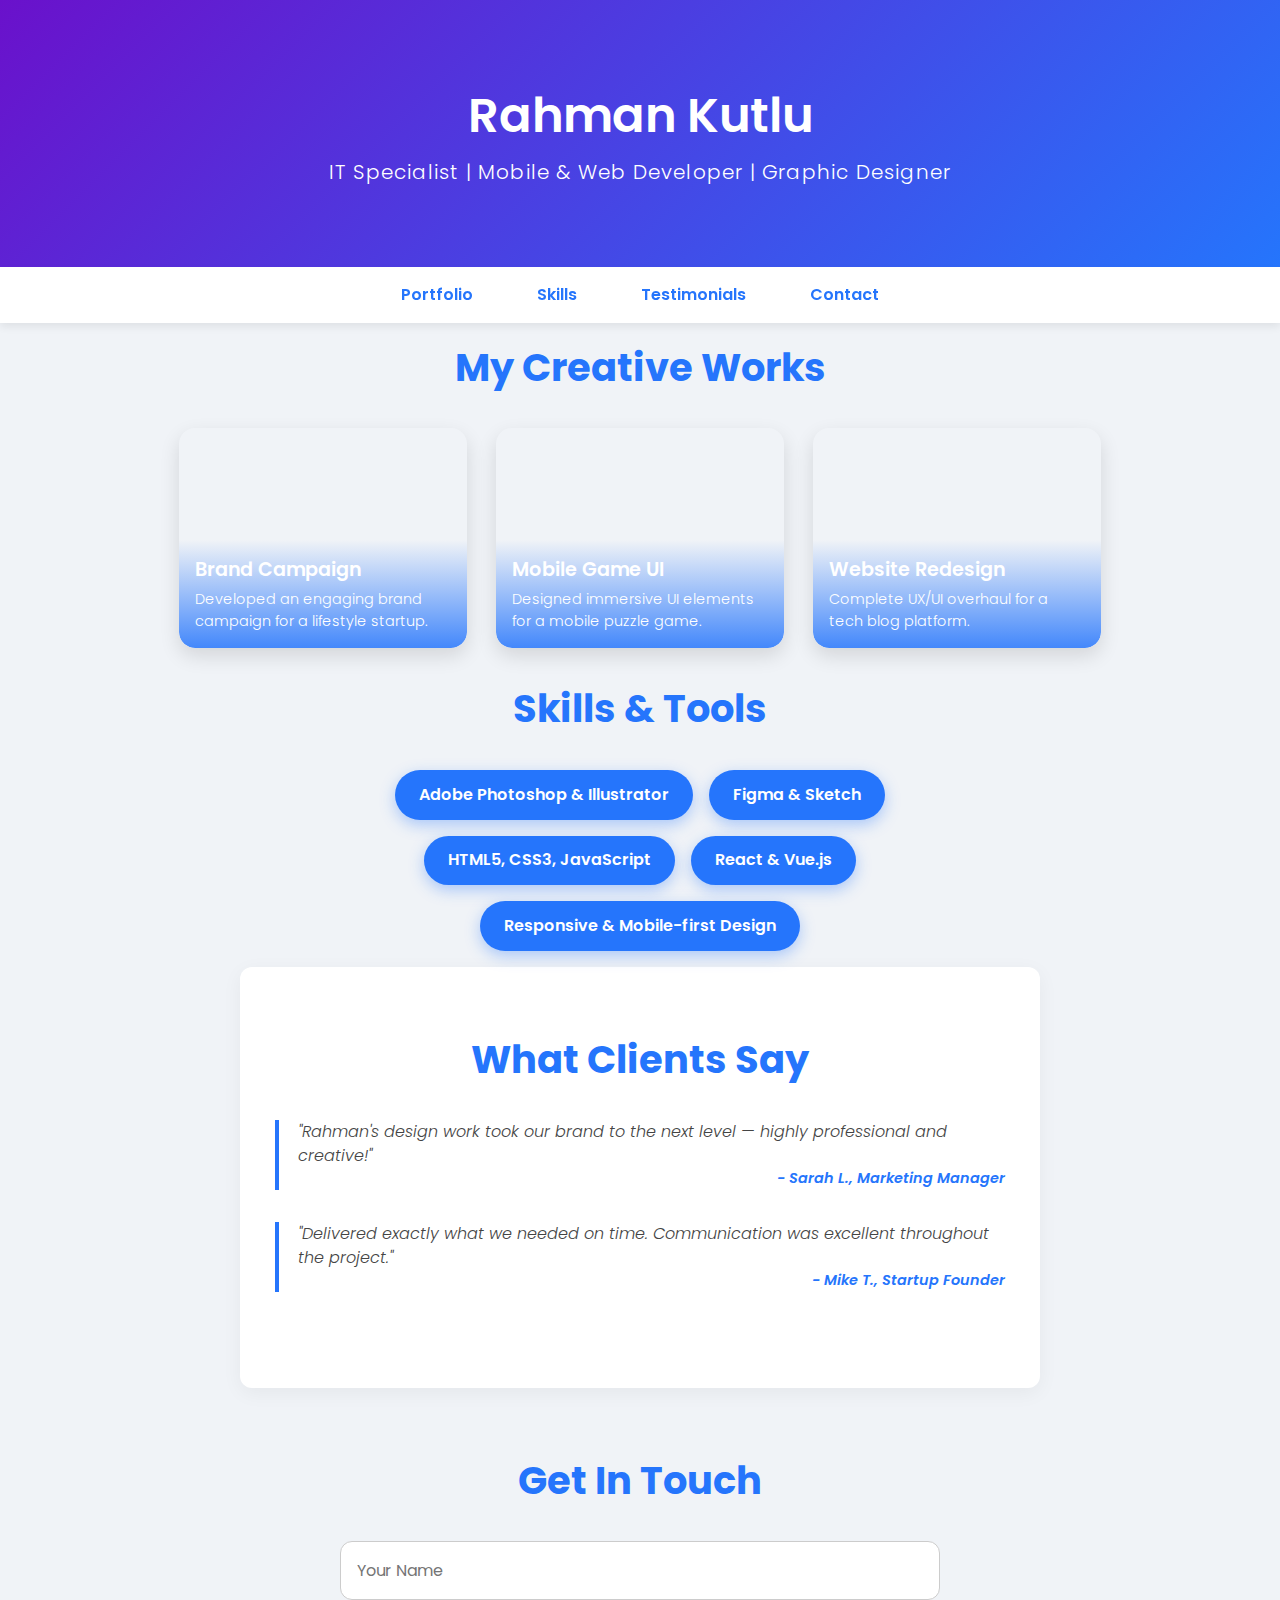
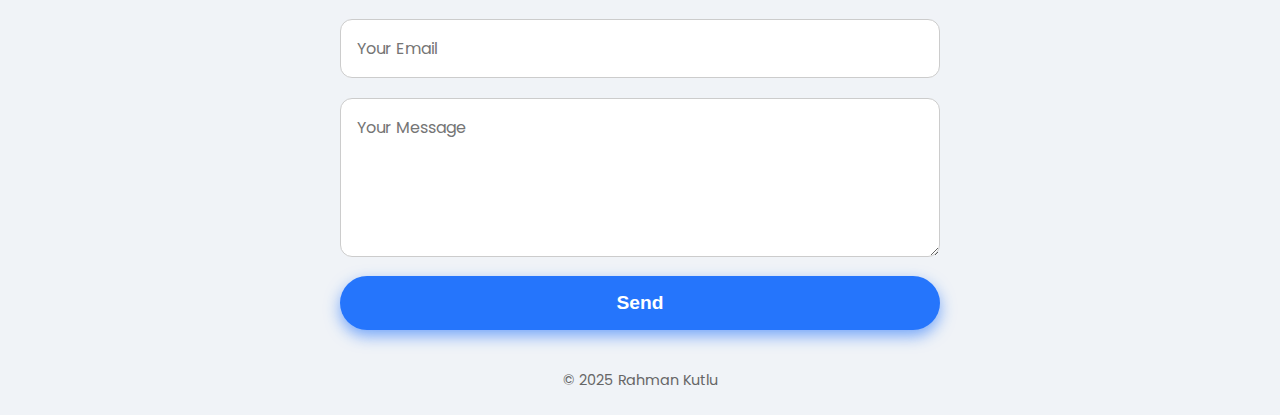
<file: CreativeDesignerPortfolio/index.html>
<!DOCTYPE html>
<html lang="en">
<head>
  <meta charset="UTF-8" />
  <meta name="viewport" content="width=device-width, initial-scale=1" />
  <title>Rahman Kutlu | IT Specialist | Mobile & Web Developer | Graphic Designer</title>
  <link rel="stylesheet" href="style.css" />
  <link href="https://fonts.googleapis.com/css2?family=Poppins:wght@300;600&display=swap" rel="stylesheet" />
</head>
<body>
  <header class="header">
    <div class="container">
      <h1>Rahman Kutlu</h1>
      <p>IT Specialist | Mobile & Web Developer | Graphic Designer</p>
    </div>
  </header>

  <nav class="nav">
    <ul>
      <li><a href="#portfolio">Portfolio</a></li>
      <li><a href="#skills">Skills</a></li>
      <li><a href="#testimonials">Testimonials</a></li>
      <li><a href="#contact">Contact</a></li>
    </ul>
  </nav>

  <section id="portfolio" class="section portfolio-section">
    <div class="container">
      <h2>My Creative Works</h2>
      <div class="portfolio-grid">
        <div class="portfolio-item" style="background-image: url('https://images.unsplash.com/photo-1504384308090-c894fdcc538d?auto=format&fit=crop&w=600&q=80');">
          <div class="overlay">
            <h3>Brand Campaign</h3>
            <p>Developed an engaging brand campaign for a lifestyle startup.</p>
          </div>
        </div>
        <div class="portfolio-item" style="background-image: url('https://images.unsplash.com/photo-1494526585095-c41746248156?auto=format&fit=crop&w=600&q=80');">
          <div class="overlay">
            <h3>Mobile Game UI</h3>
            <p>Designed immersive UI elements for a mobile puzzle game.</p>
          </div>
        </div>
        <div class="portfolio-item" style="background-image: url('https://images.unsplash.com/photo-1497493292307-31c376b6e479?auto=format&fit=crop&w=600&q=80');">
          <div class="overlay">
            <h3>Website Redesign</h3>
            <p>Complete UX/UI overhaul for a tech blog platform.</p>
          </div>
        </div>
      </div>
    </div>
  </section>

  <section id="skills" class="section skills-section">
    <div class="container">
      <h2>Skills & Tools</h2>
      <ul class="skills-list">
        <li>Adobe Photoshop & Illustrator</li>
        <li>Figma & Sketch</li>
        <li>HTML5, CSS3, JavaScript</li>
        <li>React & Vue.js</li>
        <li>Responsive & Mobile-first Design</li>
      </ul>
    </div>
  </section>

  <section id="testimonials" class="section testimonials-section">
    <div class="container">
      <h2>What Clients Say</h2>
      <div class="testimonial-cards">
        <blockquote>
          <p>"Rahman's design work took our brand to the next level — highly professional and creative!"</p>
          <cite>- Sarah L., Marketing Manager</cite>
        </blockquote>
        <blockquote>
          <p>"Delivered exactly what we needed on time. Communication was excellent throughout the project."</p>
          <cite>- Mike T., Startup Founder</cite>
        </blockquote>
      </div>
    </div>
  </section>

  <section id="contact" class="section contact-section">
    <div class="container">
      <h2>Get In Touch</h2>
      <form id="contactForm">
        <input type="text" name="name" placeholder="Your Name" required />
        <input type="email" name="email" placeholder="Your Email" required />
        <textarea name="message" rows="5" placeholder="Your Message" required></textarea>
        <button type="submit">Send</button>
      </form>
    </div>
  </section>

  <footer>
    <p>© 2025 Rahman Kutlu</p>
  </footer>

  <script src="script.js"></script>
</body>
</html>
</file>
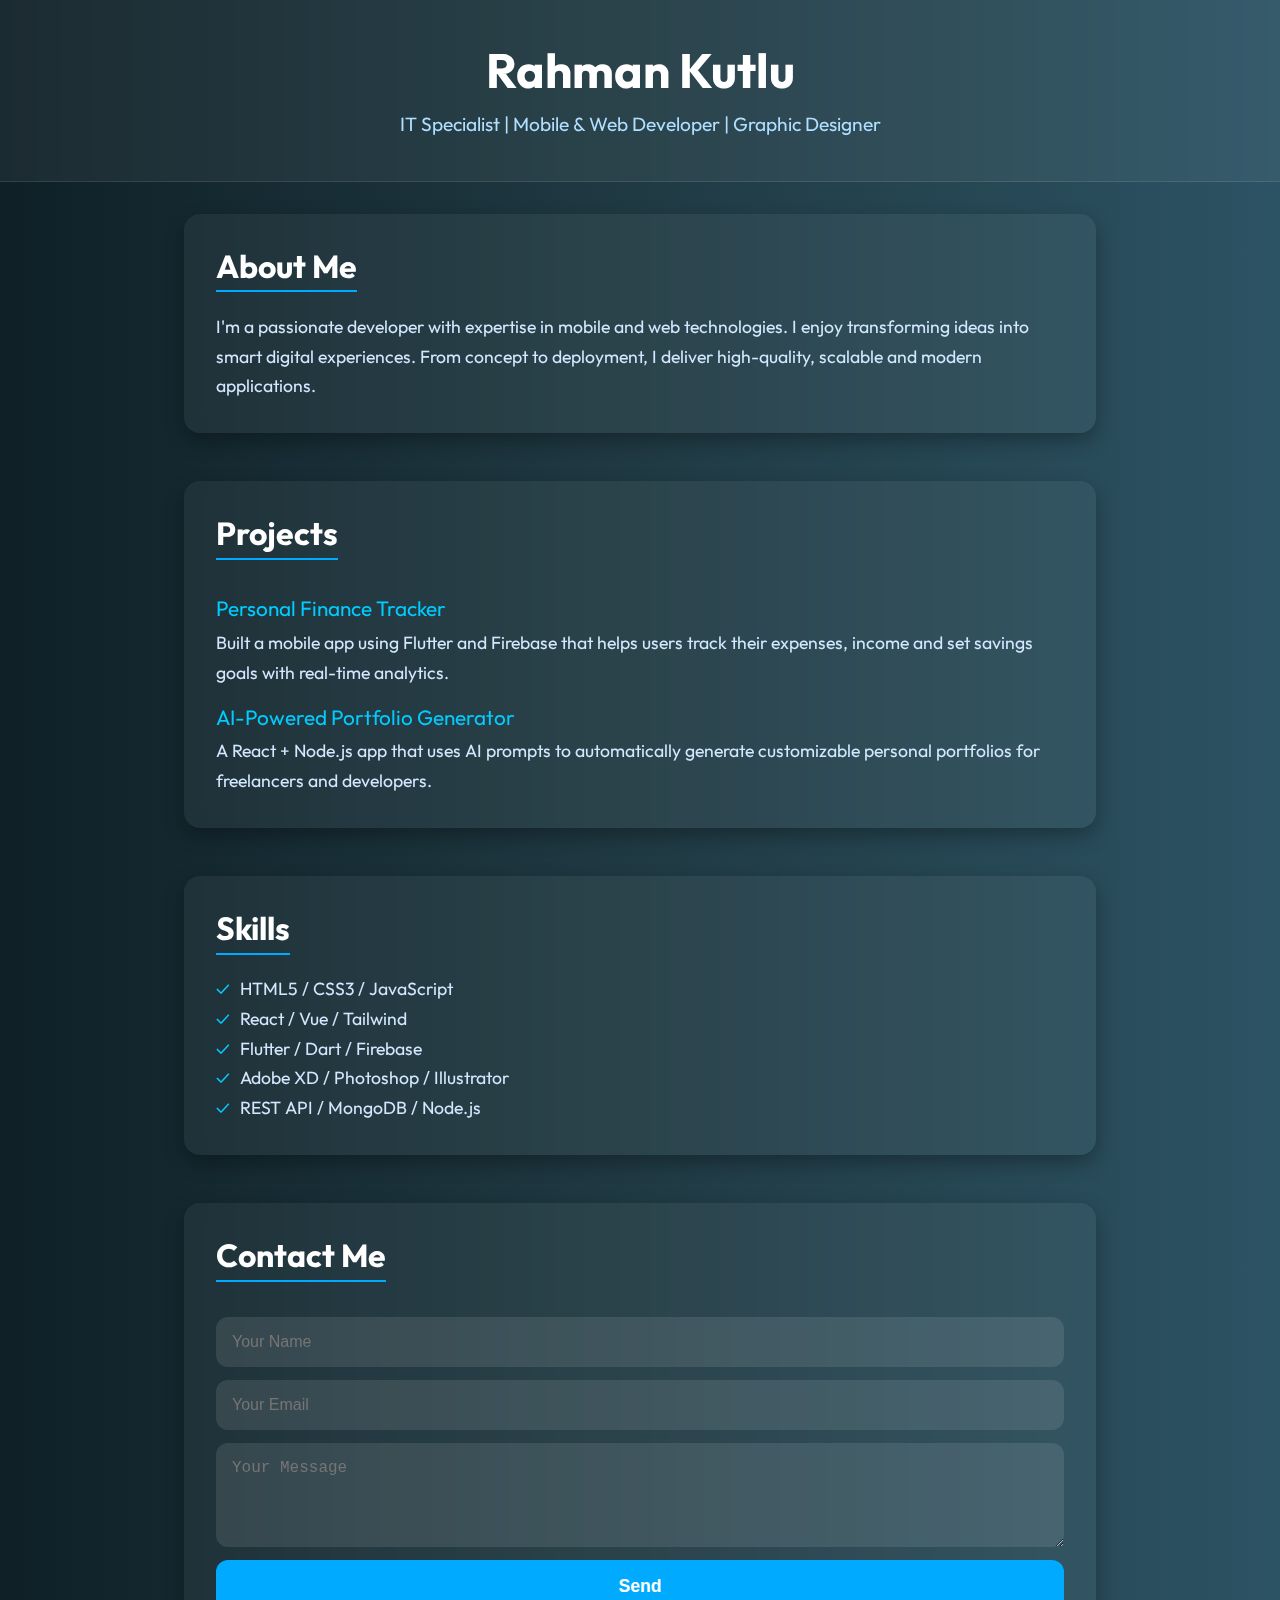
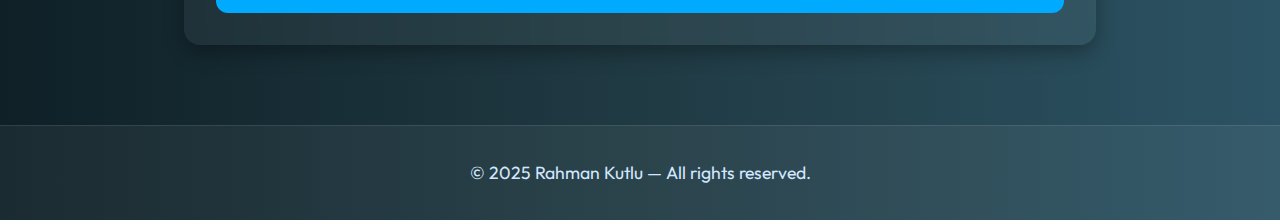
<file: DarkGlassPortfolio/index.html>
<!DOCTYPE html>
<html lang="en">
<head>
  <meta charset="UTF-8" />
  <meta name="viewport" content="width=device-width, initial-scale=1" />
  <title>Rahman Kutlu | IT Specialist | Mobile & Web Developer | Graphic Designer</title>
  <style>
    @import url('https://fonts.googleapis.com/css2?family=Outfit:wght@300;500;700&display=swap');

    * {
      margin: 0; padding: 0; box-sizing: border-box;
    }

    body {
      font-family: 'Outfit', sans-serif;
      background: linear-gradient(to right, #0f2027, #203a43, #2c5364);
      color: #fff;
      min-height: 100vh;
      display: flex;
      flex-direction: column;
      overflow-x: hidden;
    }

    header {
      background: rgba(255, 255, 255, 0.05);
      backdrop-filter: blur(10px);
      padding: 2.5rem 2rem;
      text-align: center;
      border-bottom: 1px solid rgba(255,255,255,0.1);
    }

    header h1 {
      font-size: 3rem;
      font-weight: 700;
      color: #ffffff;
    }

    header p {
      margin-top: 0.5rem;
      font-size: 1.2rem;
      color: #b0dfff;
    }

    main {
      flex: 1;
      max-width: 960px;
      margin: 2rem auto;
      padding: 0 1.5rem;
    }

    section {
      margin-bottom: 3rem;
      background: rgba(255,255,255,0.05);
      border-radius: 16px;
      padding: 2rem;
      backdrop-filter: blur(8px);
      box-shadow: 0 8px 20px rgba(0,0,0,0.3);
    }

    h2 {
      font-size: 2rem;
      margin-bottom: 1.2rem;
      border-bottom: 2px solid #00aaff;
      display: inline-block;
      padding-bottom: 0.3rem;
    }

    p, li {
      font-size: 1.1rem;
      line-height: 1.7;
      color: #d3e8ff;
    }

    ul {
      list-style: none;
      padding-left: 0;
    }

    ul li::before {
      content: "✓";
      color: #00ccff;
      margin-right: 0.6rem;
    }

    .project {
      margin-top: 1rem;
    }

    .project-title {
      font-size: 1.3rem;
      color: #00ccff;
      margin-bottom: 0.4rem;
    }

    .contact-box {
      display: flex;
      flex-direction: column;
      gap: 0.8rem;
      margin-top: 1rem;
    }

    .contact-box input,
    .contact-box textarea {
      padding: 1rem;
      font-size: 1rem;
      border: none;
      border-radius: 12px;
      background: rgba(255,255,255,0.1);
      color: white;
    }

    .contact-box button {
      padding: 1rem;
      background: #00aaff;
      color: white;
      font-weight: bold;
      font-size: 1.1rem;
      border: none;
      border-radius: 12px;
      cursor: pointer;
      transition: background 0.3s ease;
    }

    .contact-box button:hover {
      background: #0090cc;
    }

    footer {
      text-align: center;
      padding: 2rem 1rem;
      background: rgba(255, 255, 255, 0.05);
      border-top: 1px solid rgba(255,255,255,0.1);
      color: #88b8dd;
      font-size: 0.95rem;
    }

    @media (max-width: 600px) {
      header h1 {
        font-size: 2.2rem;
      }
      h2 {
        font-size: 1.5rem;
      }
    }
  </style>
</head>
<body>

  <header>
    <h1>Rahman Kutlu</h1>
    <p>IT Specialist | Mobile & Web Developer | Graphic Designer</p>
  </header>

  <main>
    <section id="about">
      <h2>About Me</h2>
      <p>
        I'm a passionate developer with expertise in mobile and web technologies. I enjoy transforming ideas into smart digital experiences. From concept to deployment, I deliver high-quality, scalable and modern applications.
      </p>
    </section>

    <section id="projects">
      <h2>Projects</h2>
      <div class="project">
        <div class="project-title">Personal Finance Tracker</div>
        <p>Built a mobile app using Flutter and Firebase that helps users track their expenses, income and set savings goals with real-time analytics.</p>
      </div>
      <div class="project">
        <div class="project-title">AI-Powered Portfolio Generator</div>
        <p>A React + Node.js app that uses AI prompts to automatically generate customizable personal portfolios for freelancers and developers.</p>
      </div>
    </section>

    <section id="skills">
      <h2>Skills</h2>
      <ul>
        <li>HTML5 / CSS3 / JavaScript</li>
        <li>React / Vue / Tailwind</li>
        <li>Flutter / Dart / Firebase</li>
        <li>Adobe XD / Photoshop / Illustrator</li>
        <li>REST API / MongoDB / Node.js</li>
      </ul>
    </section>

    <section id="contact">
      <h2>Contact Me</h2>
      <form class="contact-box" onsubmit="sendMessage(event)">
        <input type="text" name="name" placeholder="Your Name" required />
        <input type="email" name="email" placeholder="Your Email" required />
        <textarea name="message" rows="4" placeholder="Your Message" required></textarea>
        <button type="submit">Send</button>
      </form>
    </section>
  </main>

  <footer>
    <p>© 2025 Rahman Kutlu — All rights reserved.</p>
  </footer>

  <script>
    function sendMessage(e) {
      e.preventDefault();
      alert("Thank you for your message! I’ll get back to you soon.");
      e.target.reset();
    }
  </script>

</body>
</html>
</file>
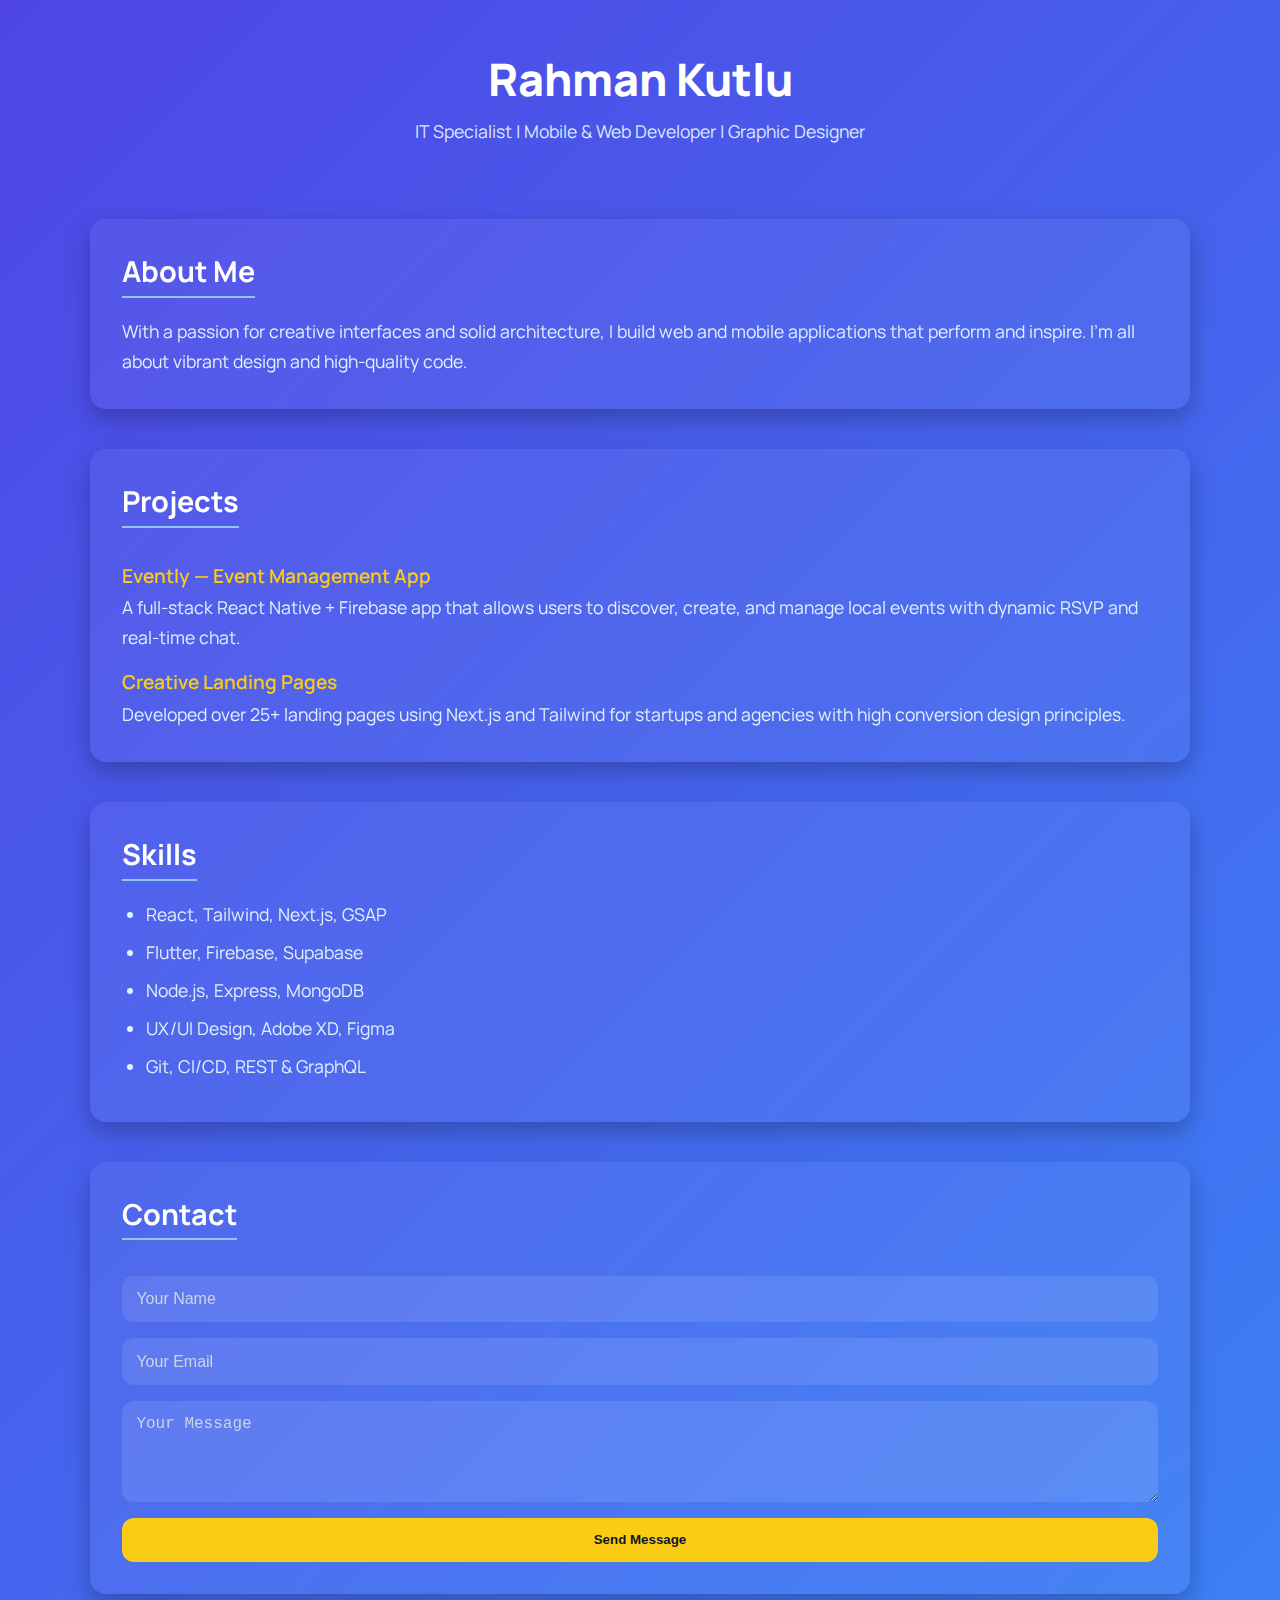
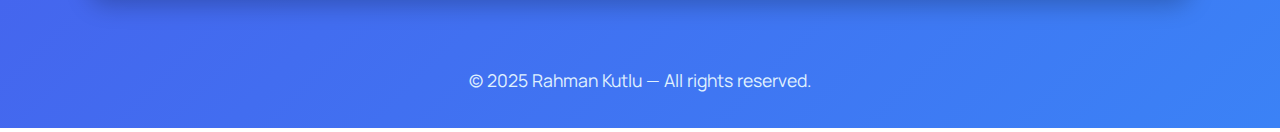
<file: GradientCreativePortfolio/index.html>
<!DOCTYPE html>
<html lang="en">
<head>
  <meta charset="UTF-8" />
  <meta name="viewport" content="width=device-width, initial-scale=1.0" />
  <title>Rahman Kutlu | IT Specialist | Mobile & Web Developer | Graphic Designer</title>
  <style>
    @import url('https://fonts.googleapis.com/css2?family=Manrope:wght@400;600;800&display=swap');

    * {
      margin: 0;
      padding: 0;
      box-sizing: border-box;
    }

    body {
      font-family: 'Manrope', sans-serif;
      background: linear-gradient(135deg, #4f46e5, #3b82f6);
      color: white;
      min-height: 100vh;
      display: flex;
      flex-direction: column;
      padding: 0 1.5rem;
    }

    header {
      text-align: center;
      padding: 3rem 1rem 2rem;
    }

    header h1 {
      font-size: 2.8rem;
      font-weight: 800;
    }

    header p {
      font-size: 1.1rem;
      margin-top: 0.5rem;
      color: #dbeafe;
    }

    main {
      max-width: 1100px;
      margin: 0 auto;
      flex: 1;
    }

    section {
      margin: 2.5rem 0;
      background: rgba(255, 255, 255, 0.05);
      border-radius: 16px;
      padding: 2rem;
      backdrop-filter: blur(10px);
      box-shadow: 0 10px 25px rgba(0, 0, 0, 0.25);
      transition: transform 0.3s ease;
    }

    section:hover {
      transform: translateY(-4px);
    }

    h2 {
      font-size: 1.8rem;
      margin-bottom: 1.2rem;
      color: #fff;
      border-bottom: 2px solid #93c5fd;
      display: inline-block;
      padding-bottom: 0.3rem;
    }

    p, li {
      font-size: 1.1rem;
      line-height: 1.7;
      color: #e0f2fe;
    }

    ul {
      padding-left: 1.5rem;
    }

    ul li {
      margin-bottom: 0.5rem;
    }

    .project {
      margin-top: 1rem;
    }

    .project-title {
      font-weight: 600;
      font-size: 1.2rem;
      margin-bottom: 0.3rem;
      color: #facc15;
    }

    form {
      display: grid;
      gap: 1rem;
      margin-top: 1rem;
    }

    input, textarea {
      width: 100%;
      padding: 0.9rem;
      font-size: 1rem;
      border: none;
      border-radius: 12px;
      background: rgba(255,255,255,0.1);
      color: white;
    }

    input::placeholder, textarea::placeholder {
      color: #cbd5e1;
    }

    button {
      padding: 0.9rem;
      background: #facc15;
      color: #111827;
      font-weight: 700;
      border: none;
      border-radius: 12px;
      cursor: pointer;
      transition: background 0.3s ease;
    }

    button:hover {
      background: #eab308;
    }

    footer {
      text-align: center;
      padding: 2rem 0;
      font-size: 0.9rem;
      color: #cbd5e1;
    }

    @media (max-width: 640px) {
      header h1 {
        font-size: 2.2rem;
      }
      h2 {
        font-size: 1.4rem;
      }
    }
  </style>
</head>
<body>

  <header>
    <h1>Rahman Kutlu</h1>
    <p>IT Specialist | Mobile & Web Developer | Graphic Designer</p>
  </header>

  <main>
    <section>
      <h2>About Me</h2>
      <p>
        With a passion for creative interfaces and solid architecture, I build web and mobile applications that perform and inspire. I’m all about vibrant design and high-quality code.
      </p>
    </section>

    <section>
      <h2>Projects</h2>
      <div class="project">
        <div class="project-title">Evently — Event Management App</div>
        <p>A full-stack React Native + Firebase app that allows users to discover, create, and manage local events with dynamic RSVP and real-time chat.</p>
      </div>
      <div class="project">
        <div class="project-title">Creative Landing Pages</div>
        <p>Developed over 25+ landing pages using Next.js and Tailwind for startups and agencies with high conversion design principles.</p>
      </div>
    </section>

    <section>
      <h2>Skills</h2>
      <ul>
        <li>React, Tailwind, Next.js, GSAP</li>
        <li>Flutter, Firebase, Supabase</li>
        <li>Node.js, Express, MongoDB</li>
        <li>UX/UI Design, Adobe XD, Figma</li>
        <li>Git, CI/CD, REST & GraphQL</li>
      </ul>
    </section>

    <section>
      <h2>Contact</h2>
      <form onsubmit="handleSubmit(event)">
        <input type="text" placeholder="Your Name" required />
        <input type="email" placeholder="Your Email" required />
        <textarea rows="4" placeholder="Your Message" required></textarea>
        <button type="submit">Send Message</button>
      </form>
    </section>
  </main>

  <footer>
    <p>© 2025 Rahman Kutlu — All rights reserved.</p>
  </footer>

  <script>
    function handleSubmit(e) {
      e.preventDefault();
      alert("Thanks for your message! I’ll reply soon.");
      e.target.reset();
    }
  </script>

</body>
</html>
</file>
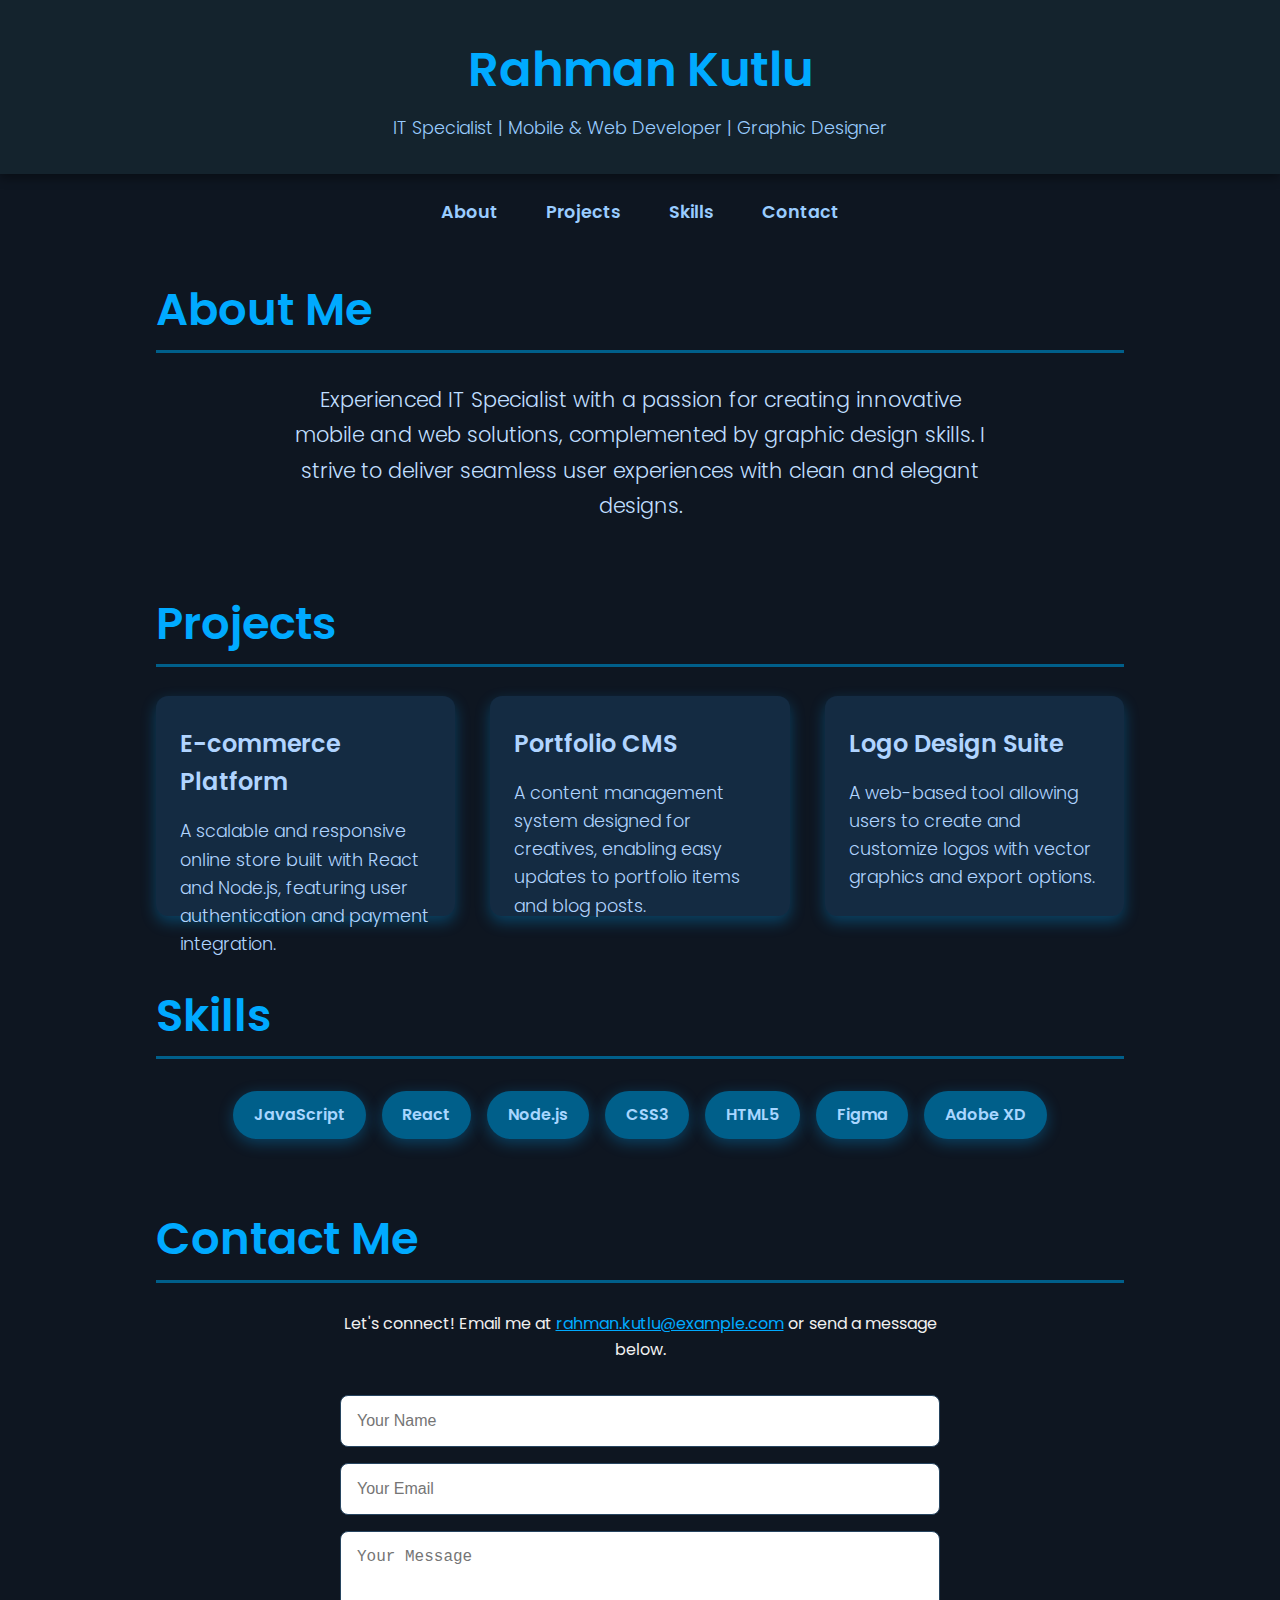
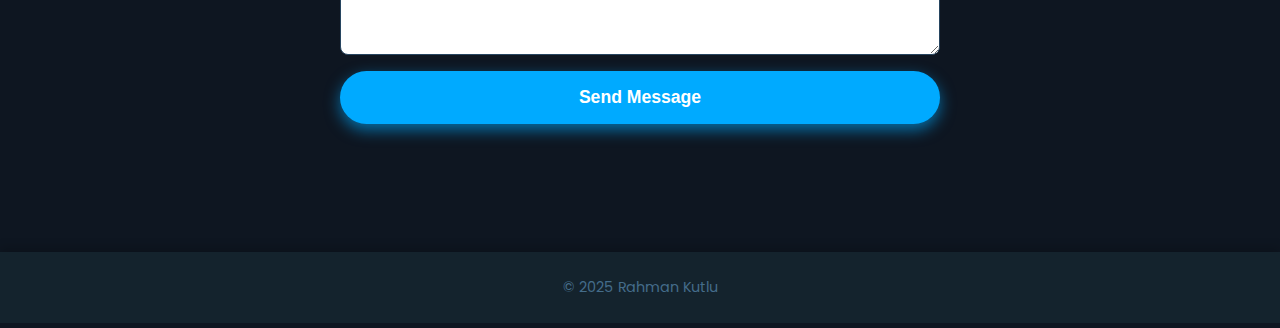
<file: InteractiveTechPortfolio/index.html>
<!DOCTYPE html>
<html lang="en">
<head>
  <meta charset="UTF-8" />
  <meta name="viewport" content="width=device-width, initial-scale=1" />
  <title>Rahman Kutlu | IT Specialist | Mobile & Web Developer | Graphic Designer</title>
  <style>
    @import url('https://fonts.googleapis.com/css2?family=Poppins:wght@300;600&display=swap');

    * {
      margin: 0; padding: 0; box-sizing: border-box;
    }

    body {
      font-family: 'Poppins', sans-serif;
      background: #0e1621;
      color: #f0f0f0;
      line-height: 1.6;
      min-height: 100vh;
      display: flex;
      flex-direction: column;
    }

    header {
      background: #14232d;
      padding: 2rem 1rem;
      text-align: center;
      box-shadow: 0 4px 10px rgba(0,0,0,0.4);
    }

    header h1 {
      font-weight: 600;
      font-size: 3rem;
      color: #00aaff;
    }

    header p {
      font-weight: 300;
      font-size: 1.1rem;
      color: #99ccff;
      margin-top: 0.3rem;
    }

    nav {
      margin: 1.5rem 0 3rem;
      display: flex;
      justify-content: center;
      gap: 3rem;
      font-weight: 600;
    }

    nav a {
      color: #99ccff;
      text-decoration: none;
      position: relative;
      transition: color 0.3s ease;
      font-size: 1.1rem;
    }

    nav a::after {
      content: '';
      position: absolute;
      width: 0%;
      height: 2px;
      bottom: -6px;
      left: 0;
      background: #00aaff;
      transition: width 0.3s ease;
    }

    nav a:hover,
    nav a:focus {
      color: #00aaff;
    }

    nav a:hover::after,
    nav a:focus::after {
      width: 100%;
    }

    main {
      flex: 1;
      max-width: 1000px;
      margin: 0 auto 4rem;
      padding: 0 1rem;
    }

    section {
      margin-bottom: 4rem;
    }

    h2 {
      font-weight: 600;
      font-size: 2.8rem;
      color: #00aaff;
      margin-bottom: 1.8rem;
      border-bottom: 3px solid #005f8a;
      padding-bottom: 0.3rem;
    }

    .intro-text {
      font-weight: 300;
      font-size: 1.3rem;
      max-width: 700px;
      margin: 0 auto;
      color: #c0dfff;
      text-align: center;
      line-height: 1.7;
    }

    .project-grid {
      display: grid;
      grid-template-columns: repeat(auto-fit,minmax(280px,1fr));
      gap: 2.2rem;
    }

    .project-card {
      background: #142b42;
      border-radius: 12px;
      padding: 1.8rem 1.5rem;
      box-shadow: 0 6px 15px rgba(0,170,255,0.3);
      transition: transform 0.3s ease, box-shadow 0.3s ease;
      cursor: pointer;
      color: #b0d4ff;
      user-select: none;
      display: flex;
      flex-direction: column;
      justify-content: space-between;
      height: 220px;
    }

    .project-card:hover {
      transform: translateY(-10px);
      box-shadow: 0 15px 30px rgba(0,170,255,0.6);
      color: #00cfff;
    }

    .project-card h3 {
      font-weight: 600;
      font-size: 1.5rem;
      margin-bottom: 1rem;
    }

    .project-card p {
      font-weight: 300;
      font-size: 1.1rem;
      flex-grow: 1;
      color: inherit;
    }

    .skills-list {
      display: flex;
      justify-content: center;
      flex-wrap: wrap;
      gap: 1rem;
      margin-top: 2rem;
    }

    .skill-badge {
      background: #005f8a;
      padding: 0.7rem 1.3rem;
      border-radius: 50px;
      font-weight: 600;
      font-size: 1rem;
      color: #a8d6ff;
      box-shadow: 0 4px 15px rgba(0,170,255,0.3);
      user-select: none;
      transition: background 0.3s ease;
    }

    .skill-badge:hover {
      background: #00aaff;
      color: white;
      box-shadow: 0 6px 20px rgba(0,204,255,0.8);
      cursor: default;
    }

    footer {
      text-align: center;
      padding: 1.5rem 1rem;
      background: #14232d;
      color: #446c8a;
      font-size: 0.9rem;
      user-select: none;
      box-shadow: 0 -4px 10px rgba(0,0,0,0.2);
    }

    @media (max-width: 600px) {
      nav {
        flex-direction: column;
        gap: 1rem;
      }
      .project-grid {
        grid-template-columns: 1fr;
      }
    }
  </style>
</head>
<body>

  <header>
    <h1>Rahman Kutlu</h1>
    <p>IT Specialist | Mobile & Web Developer | Graphic Designer</p>
  </header>

  <nav>
    <a href="#about">About</a>
    <a href="#projects">Projects</a>
    <a href="#skills">Skills</a>
    <a href="#contact">Contact</a>
  </nav>

  <main>
    <section id="about">
      <h2>About Me</h2>
      <p class="intro-text">
        Experienced IT Specialist with a passion for creating innovative mobile and web solutions, complemented by graphic design skills. I strive to deliver seamless user experiences with clean and elegant designs.
      </p>
    </section>

    <section id="projects">
      <h2>Projects</h2>
      <div class="project-grid">
        <div class="project-card" tabindex="0" role="article" aria-label="Project: E-commerce Platform">
          <h3>E-commerce Platform</h3>
          <p>A scalable and responsive online store built with React and Node.js, featuring user authentication and payment integration.</p>
        </div>
        <div class="project-card" tabindex="0" role="article" aria-label="Project: Portfolio CMS">
          <h3>Portfolio CMS</h3>
          <p>A content management system designed for creatives, enabling easy updates to portfolio items and blog posts.</p>
        </div>
        <div class="project-card" tabindex="0" role="article" aria-label="Project: Logo Design Suite">
          <h3>Logo Design Suite</h3>
          <p>A web-based tool allowing users to create and customize logos with vector graphics and export options.</p>
        </div>
      </div>
    </section>

    <section id="skills">
      <h2>Skills</h2>
      <div class="skills-list">
        <div class="skill-badge">JavaScript</div>
        <div class="skill-badge">React</div>
        <div class="skill-badge">Node.js</div>
        <div class="skill-badge">CSS3</div>
        <div class="skill-badge">HTML5</div>
        <div class="skill-badge">Figma</div>
        <div class="skill-badge">Adobe XD</div>
      </div>
    </section>

    <section id="contact">
      <h2>Contact Me</h2>
      <p style="text-align:center; max-width: 600px; margin: 0 auto 2rem;">
        Let's connect! Email me at <a href="mailto:rahman.kutlu@example.com" style="color:#00aaff;">rahman.kutlu@example.com</a> or send a message below.
      </p>
      <form id="contactForm" style="max-width: 600px; margin: 0 auto; display: flex; flex-direction: column; gap: 1rem;">
        <input type="text" name="name" placeholder="Your Name" required style="padding:1rem; font-size:1rem; border-radius:8px; border:1.5px solid #274560;">
        <input type="email" name="email" placeholder="Your Email" required style="padding:1rem; font-size:1rem; border-radius:8px; border:1.5px solid #274560;">
        <textarea name="message" rows="5" placeholder="Your Message" required style="padding:1rem; font-size:1rem; border-radius:8px; border:1.5px solid #274560; resize: vertical;"></textarea>
        <button type="submit" style="padding:1rem; background:#00aaff; color:white; border:none; border-radius:40px; font-weight:600; font-size:1.1rem; cursor:pointer; box-shadow: 0 6px 15px rgba(0,170,255,0.6); transition: background 0.3s ease;">
          Send Message
        </button>
      </form>
    </section>
  </main>

  <footer>
    <p>© 2025 Rahman Kutlu</p>
  </footer>

  <script>
    document.getElementById('contactForm').addEventListener('submit', function(e) {
      e.preventDefault();

      const name = this.name.value.trim();
      const email = this.email.value.trim();
      const message = this.message.value.trim();

      if (!name || !email || !message) {
        alert('Please fill out all fields.');
        return;
      }

      const emailPattern = /^[^\\s@]+@[^\\s@]+\\.[^\\s@]+$/;
      if (!emailPattern.test(email)) {
        alert('Please enter a valid email.');
        return;
      }

      alert(`Thank you, ${name}! Your message has been sent.`);
      this.reset();
    });
  </script>

</body>
</html>
</file>
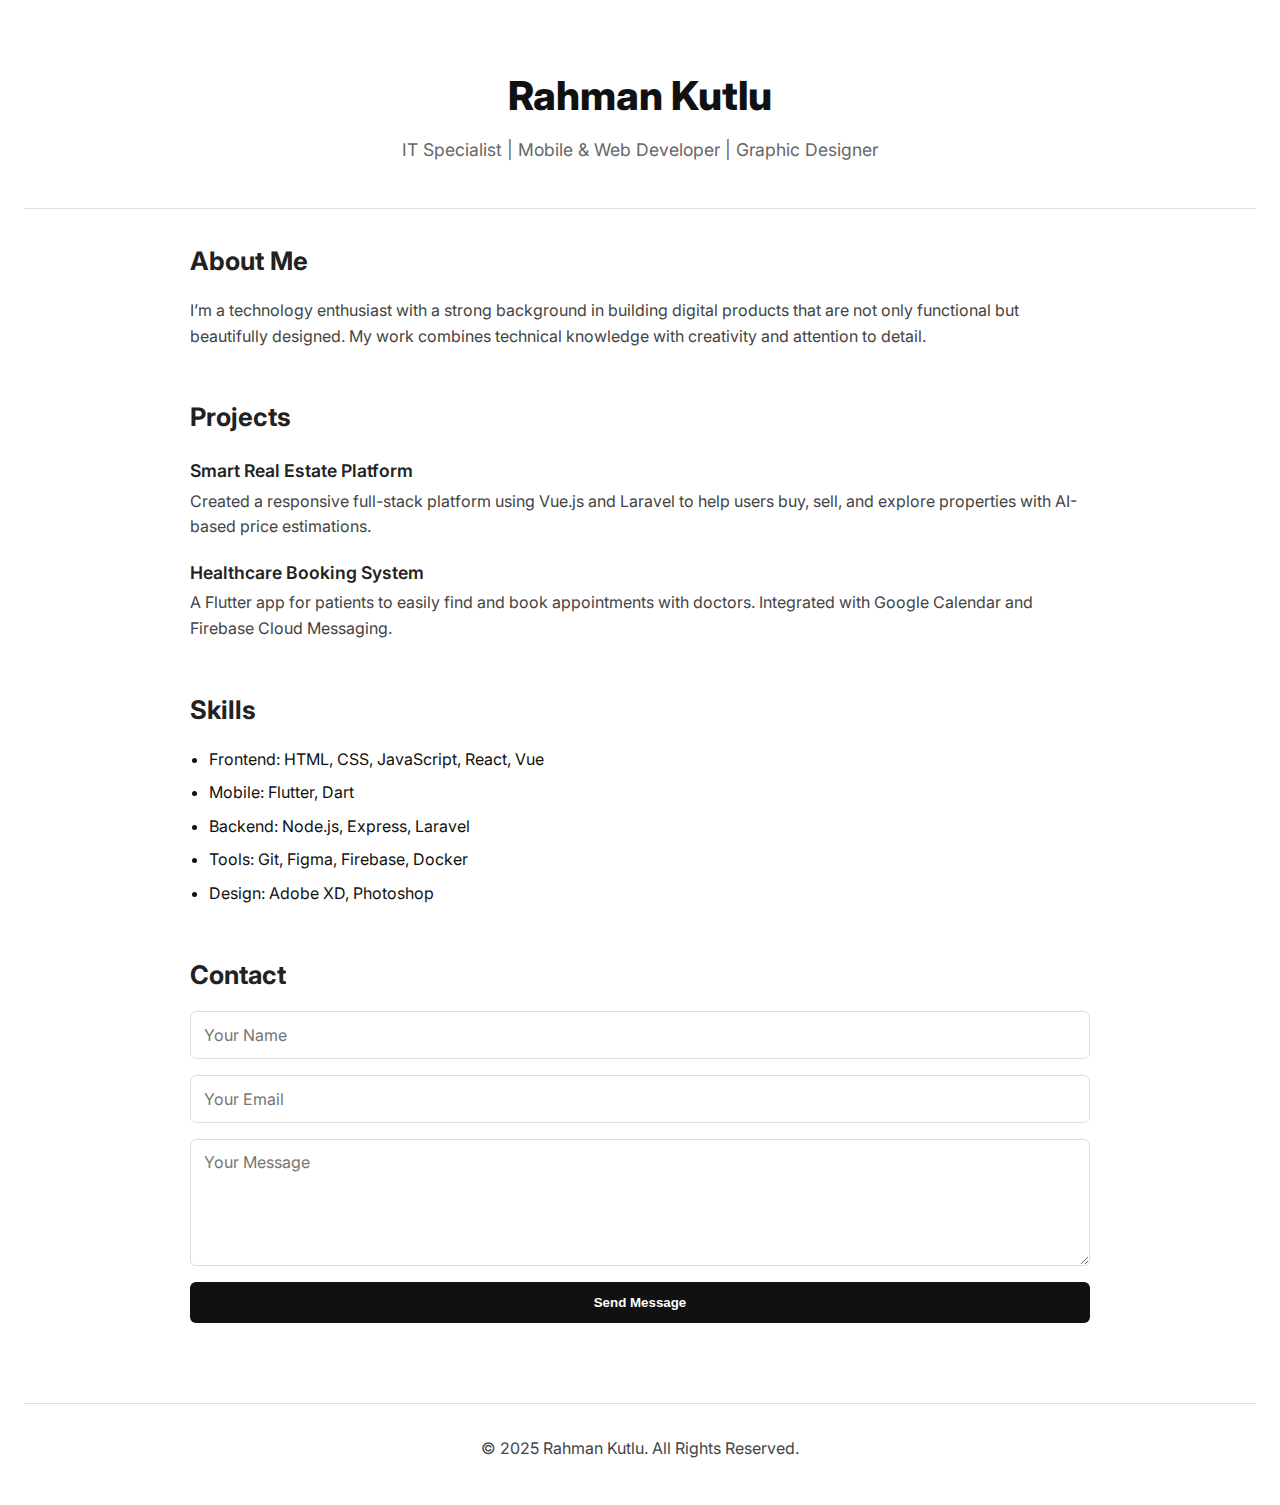
<file: MinimalCleanPortfolio/index.html>
<!DOCTYPE html>
<html lang="en">
<head>
  <meta charset="UTF-8" />
  <meta name="viewport" content="width=device-width, initial-scale=1" />
  <title>Rahman Kutlu | IT Specialist | Mobile & Web Developer | Graphic Designer</title>
  <style>
    @import url('https://fonts.googleapis.com/css2?family=Inter:wght@400;600;800&display=swap');

    * {
      margin: 0;
      padding: 0;
      box-sizing: border-box;
    }

    body {
      font-family: 'Inter', sans-serif;
      background-color: #ffffff;
      color: #111111;
      line-height: 1.6;
      padding: 0 1.5rem;
    }

    header {
      padding: 4rem 0 2rem;
      text-align: center;
      border-bottom: 1px solid #e0e0e0;
    }

    header h1 {
      font-size: 2.5rem;
      font-weight: 800;
    }

    header p {
      font-size: 1.1rem;
      color: #666;
      margin-top: 0.5rem;
    }

    main {
      max-width: 900px;
      margin: 0 auto;
      padding: 2rem 0;
    }

    section {
      margin-bottom: 3rem;
    }

    h2 {
      font-size: 1.6rem;
      margin-bottom: 1rem;
      color: #222;
    }

    p {
      font-size: 1rem;
      color: #444;
      margin-bottom: 0.75rem;
    }

    ul {
      padding-left: 1.2rem;
    }

    ul li {
      margin-bottom: 0.5rem;
    }

    .project {
      margin-top: 1.2rem;
    }

    .project-title {
      font-weight: 600;
      font-size: 1.1rem;
      margin-bottom: 0.2rem;
      color: #222;
    }

    form {
      display: grid;
      gap: 1rem;
      margin-top: 1rem;
    }

    input, textarea {
      width: 100%;
      padding: 0.8rem;
      font-size: 1rem;
      border: 1px solid #ddd;
      border-radius: 6px;
      font-family: 'Inter', sans-serif;
    }

    button {
      padding: 0.8rem;
      background-color: #111;
      color: white;
      border: none;
      font-weight: 600;
      cursor: pointer;
      border-radius: 6px;
      transition: background-color 0.3s ease;
    }

    button:hover {
      background-color: #333;
    }

    footer {
      text-align: center;
      padding: 2rem 0;
      font-size: 0.9rem;
      color: #999;
      border-top: 1px solid #e0e0e0;
    }
  </style>
</head>
<body>

  <header>
    <h1>Rahman Kutlu</h1>
    <p>IT Specialist | Mobile & Web Developer | Graphic Designer</p>
  </header>

  <main>
    <section>
      <h2>About Me</h2>
      <p>
        I’m a technology enthusiast with a strong background in building digital products that are not only functional but beautifully designed. My work combines technical knowledge with creativity and attention to detail.
      </p>
    </section>

    <section>
      <h2>Projects</h2>
      <div class="project">
        <div class="project-title">Smart Real Estate Platform</div>
        <p>Created a responsive full-stack platform using Vue.js and Laravel to help users buy, sell, and explore properties with AI-based price estimations.</p>
      </div>
      <div class="project">
        <div class="project-title">Healthcare Booking System</div>
        <p>A Flutter app for patients to easily find and book appointments with doctors. Integrated with Google Calendar and Firebase Cloud Messaging.</p>
      </div>
    </section>

    <section>
      <h2>Skills</h2>
      <ul>
        <li>Frontend: HTML, CSS, JavaScript, React, Vue</li>
        <li>Mobile: Flutter, Dart</li>
        <li>Backend: Node.js, Express, Laravel</li>
        <li>Tools: Git, Figma, Firebase, Docker</li>
        <li>Design: Adobe XD, Photoshop</li>
      </ul>
    </section>

    <section>
      <h2>Contact</h2>
      <form onsubmit="handleContact(event)">
        <input type="text" name="name" placeholder="Your Name" required />
        <input type="email" name="email" placeholder="Your Email" required />
        <textarea name="message" rows="5" placeholder="Your Message" required></textarea>
        <button type="submit">Send Message</button>
      </form>
    </section>
  </main>

  <footer>
    <p>© 2025 Rahman Kutlu. All Rights Reserved.</p>
  </footer>

  <script>
    function handleContact(e) {
      e.preventDefault();
      alert("Thank you! Your message has been sent.");
      e.target.reset();
    }
  </script>

</body>
</html>
</file>
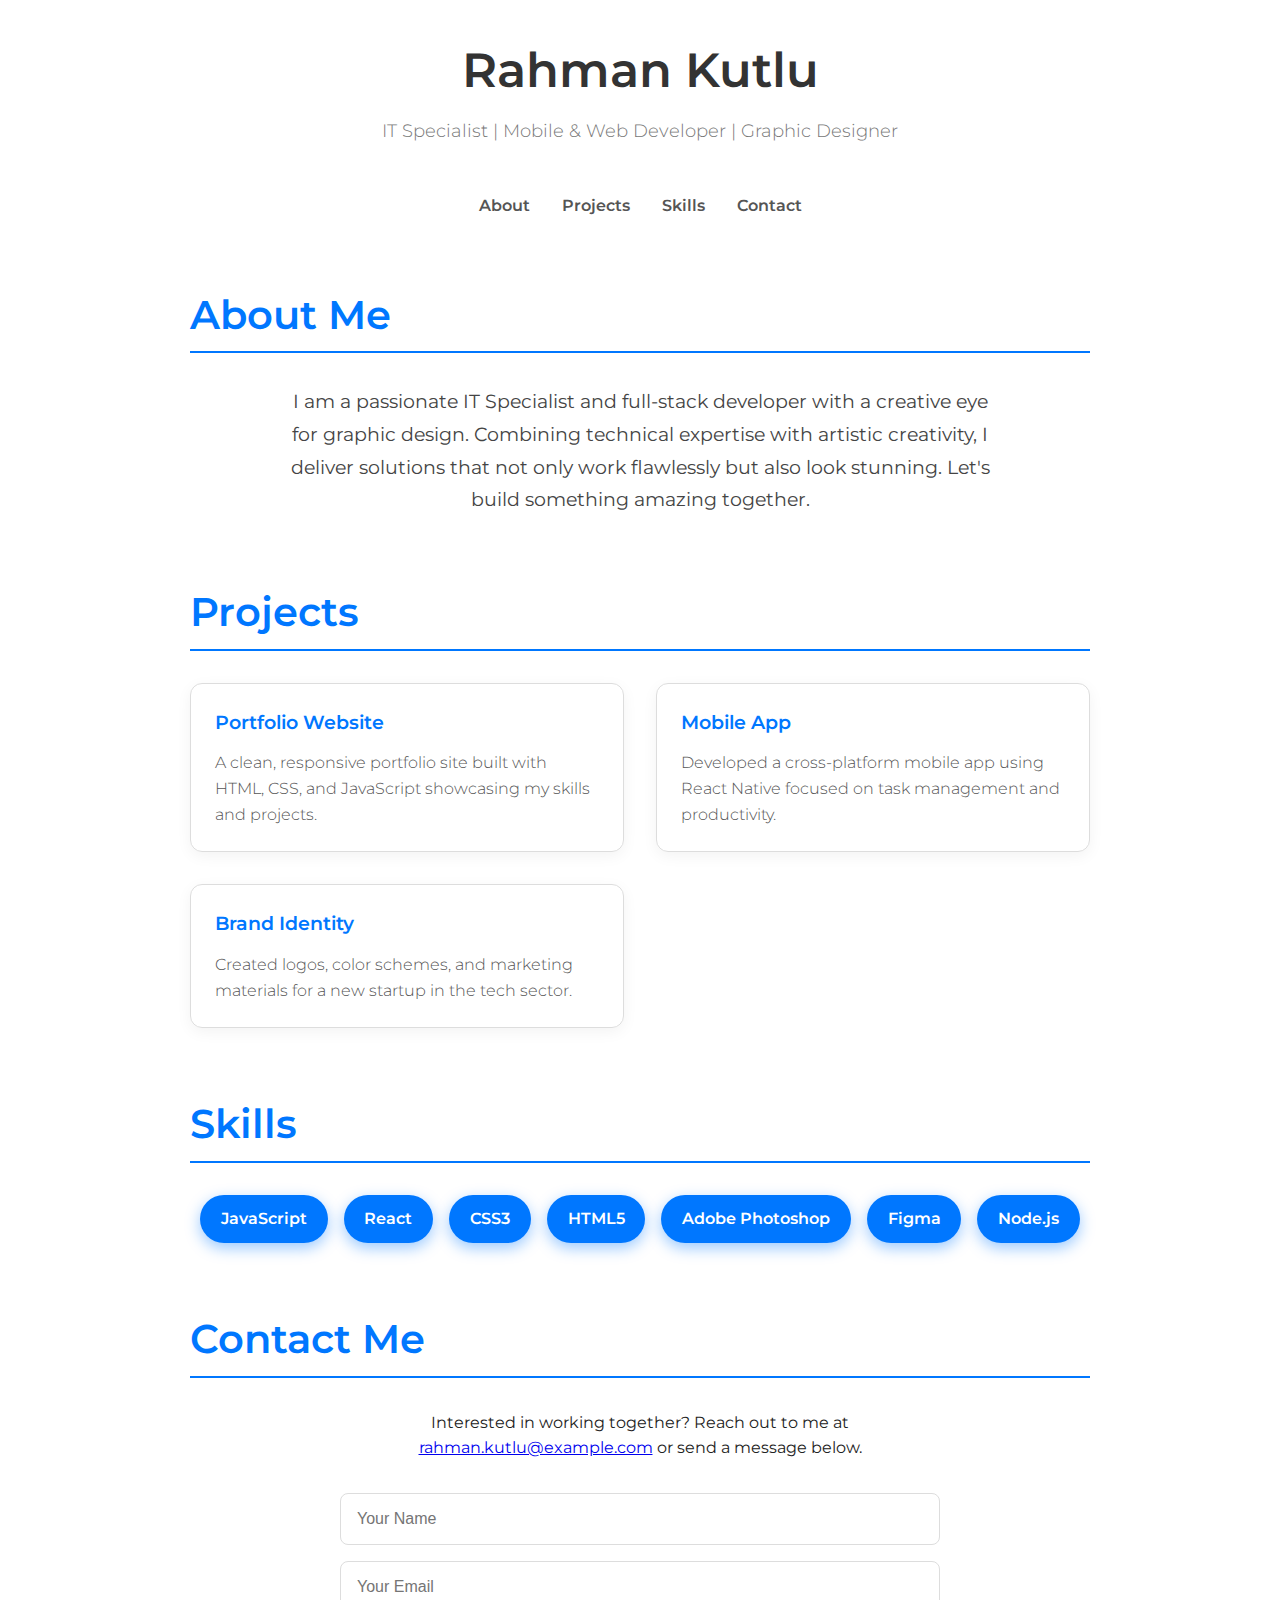
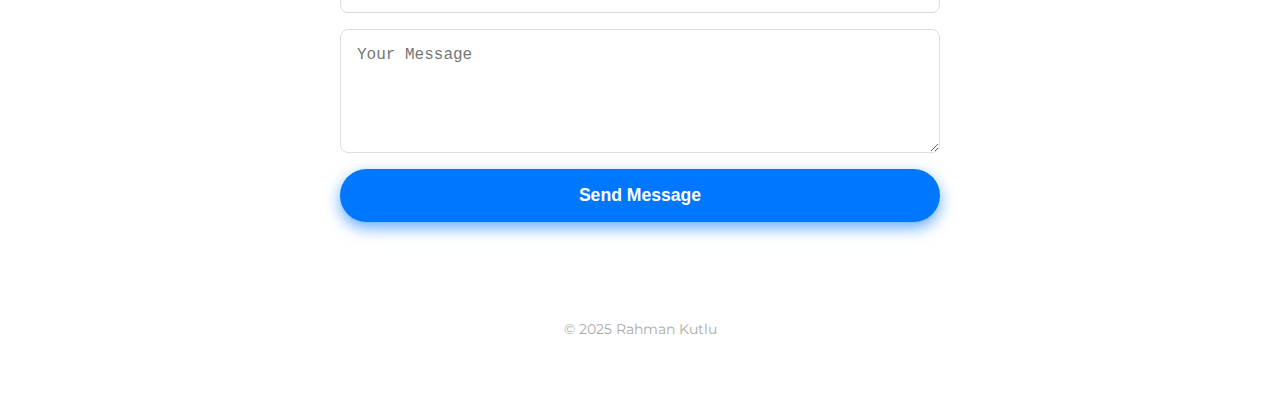
<file: MinimalFreelancerPortfolio/index.html>
<!DOCTYPE html>
<html lang="en">
<head>
  <meta charset="UTF-8" />
  <meta name="viewport" content="width=device-width, initial-scale=1" />
  <title>Rahman Kutlu | IT Specialist | Mobile & Web Developer | Graphic Designer</title>
  <style>
    @import url('https://fonts.googleapis.com/css2?family=Montserrat:wght@300;600&display=swap');

    * {
      margin: 0; padding: 0; box-sizing: border-box;
    }

    body {
      font-family: 'Montserrat', sans-serif;
      background: #fff;
      color: #222;
      line-height: 1.6;
      padding: 2rem;
    }

    header {
      text-align: center;
      margin-bottom: 3rem;
    }

    header h1 {
      font-weight: 600;
      font-size: 3rem;
      color: #333;
    }

    header p {
      font-weight: 300;
      font-size: 1.1rem;
      color: #777;
      margin-top: 0.5rem;
    }

    nav {
      display: flex;
      justify-content: center;
      gap: 2rem;
      margin-bottom: 4rem;
    }

    nav a {
      text-decoration: none;
      color: #555;
      font-weight: 600;
      transition: color 0.3s ease;
      font-size: 1rem;
    }

    nav a:hover {
      color: #0077ff;
    }

    section {
      max-width: 900px;
      margin: 0 auto 4rem;
    }

    h2 {
      font-weight: 600;
      font-size: 2.5rem;
      color: #0077ff;
      margin-bottom: 2rem;
      border-bottom: 2px solid #0077ff;
      padding-bottom: 0.3rem;
    }

    .about {
      font-size: 1.2rem;
      color: #444;
      max-width: 700px;
      margin: 0 auto;
      text-align: center;
      line-height: 1.7;
    }

    .projects-list {
      display: grid;
      grid-template-columns: repeat(auto-fit,minmax(280px,1fr));
      gap: 2rem;
    }

    .project-card {
      border: 1.5px solid #ddd;
      border-radius: 12px;
      padding: 1.5rem;
      box-shadow: 0 4px 15px rgba(0,0,0,0.05);
      transition: box-shadow 0.3s ease;
      cursor: default;
    }

    .project-card:hover {
      box-shadow: 0 10px 25px rgba(0,119,255,0.3);
    }

    .project-card h3 {
      font-weight: 600;
      margin-bottom: 0.8rem;
      color: #0077ff;
    }

    .project-card p {
      font-weight: 300;
      font-size: 1rem;
      color: #555;
    }

    .skills {
      display: flex;
      flex-wrap: wrap;
      gap: 1rem;
      justify-content: center;
    }

    .skill-pill {
      background: #0077ff;
      color: white;
      padding: 0.7rem 1.3rem;
      border-radius: 50px;
      font-weight: 600;
      box-shadow: 0 5px 15px rgba(0, 119, 255, 0.4);
      user-select: none;
      font-size: 1rem;
    }

    footer {
      text-align: center;
      padding: 2rem 1rem;
      font-size: 0.9rem;
      color: #aaa;
      user-select: none;
    }

    @media (max-width: 600px) {
      nav {
        flex-direction: column;
        gap: 1rem;
      }

      .projects-list {
        grid-template-columns: 1fr;
      }
    }
  </style>
</head>
<body>

  <header>
    <h1>Rahman Kutlu</h1>
    <p>IT Specialist | Mobile & Web Developer | Graphic Designer</p>
  </header>

  <nav>
    <a href="#about">About</a>
    <a href="#projects">Projects</a>
    <a href="#skills">Skills</a>
    <a href="#contact">Contact</a>
  </nav>

  <section id="about" class="about-section">
    <h2>About Me</h2>
    <p class="about">
      I am a passionate IT Specialist and full-stack developer with a creative eye for graphic design. Combining technical expertise with artistic creativity, I deliver solutions that not only work flawlessly but also look stunning. Let's build something amazing together.
    </p>
  </section>

  <section id="projects" class="projects-section">
    <h2>Projects</h2>
    <div class="projects-list">
      <div class="project-card">
        <h3>Portfolio Website</h3>
        <p>A clean, responsive portfolio site built with HTML, CSS, and JavaScript showcasing my skills and projects.</p>
      </div>
      <div class="project-card">
        <h3>Mobile App</h3>
        <p>Developed a cross-platform mobile app using React Native focused on task management and productivity.</p>
      </div>
      <div class="project-card">
        <h3>Brand Identity</h3>
        <p>Created logos, color schemes, and marketing materials for a new startup in the tech sector.</p>
      </div>
    </div>
  </section>

  <section id="skills" class="skills-section">
    <h2>Skills</h2>
    <div class="skills">
      <div class="skill-pill">JavaScript</div>
      <div class="skill-pill">React</div>
      <div class="skill-pill">CSS3</div>
      <div class="skill-pill">HTML5</div>
      <div class="skill-pill">Adobe Photoshop</div>
      <div class="skill-pill">Figma</div>
      <div class="skill-pill">Node.js</div>
    </div>
  </section>

  <section id="contact" class="contact-section">
    <h2>Contact Me</h2>
    <p style="text-align:center; max-width: 600px; margin: 0 auto 2rem;">
      Interested in working together? Reach out to me at <a href="mailto:rahman.kutlu@example.com">rahman.kutlu@example.com</a> or send a message below.
    </p>
    <form id="contactForm" style="max-width: 600px; margin: 0 auto; display: flex; flex-direction: column; gap: 1rem;">
      <input type="text" name="name" placeholder="Your Name" required style="padding:1rem; font-size:1rem; border-radius:8px; border:1.5px solid #ddd;">
      <input type="email" name="email" placeholder="Your Email" required style="padding:1rem; font-size:1rem; border-radius:8px; border:1.5px solid #ddd;">
      <textarea name="message" rows="5" placeholder="Your Message" required style="padding:1rem; font-size:1rem; border-radius:8px; border:1.5px solid #ddd; resize: vertical;"></textarea>
      <button type="submit" style="padding:1rem; background:#0077ff; color:white; border:none; border-radius:40px; font-weight:600; font-size:1.1rem; cursor:pointer; box-shadow: 0 6px 15px rgba(0,119,255,0.6); transition: background 0.3s ease;">
        Send Message
      </button>
    </form>
  </section>

  <footer>
    <p>© 2025 Rahman Kutlu</p>
  </footer>

  <script>
    document.getElementById('contactForm').addEventListener('submit', function(e) {
      e.preventDefault();

      const name = this.name.value.trim();
      const email = this.email.value.trim();
      const message = this.message.value.trim();

      if (!name || !email || !message) {
        alert('Please fill out all fields.');
        return;
      }

      const emailPattern = /^[^\s@]+@[^\s@]+\.[^\s@]+$/;
      if (!emailPattern.test(email)) {
        alert('Please enter a valid email.');
        return;
      }

      alert(`Thank you, ${name}! Your message has been sent.`);
      this.reset();
    });
  </script>

</body>
</html>
</file>
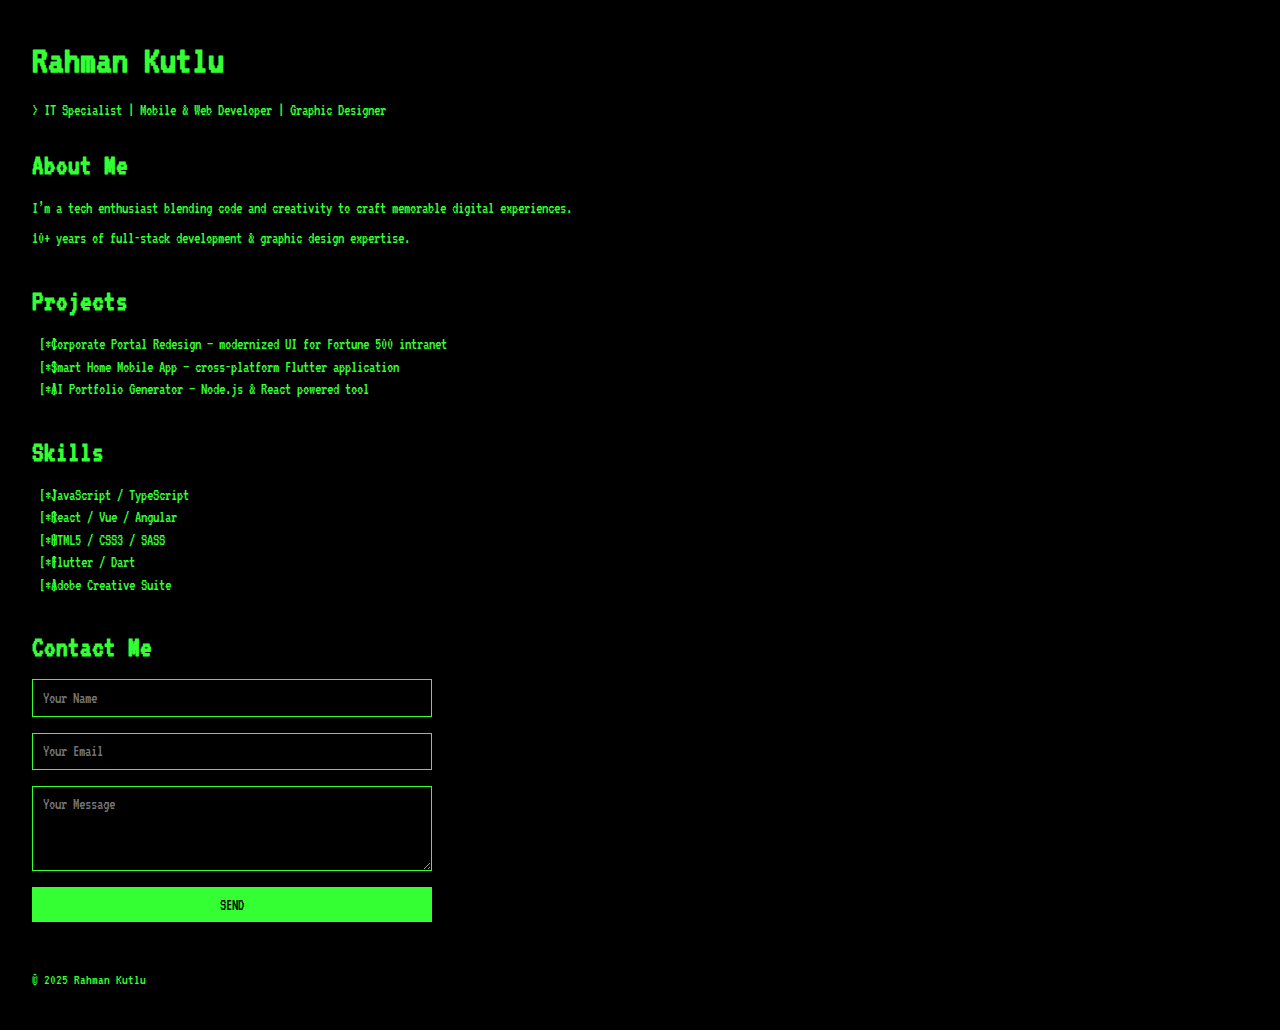
<file: RetroTerminalPortfolio/index.html>
<!DOCTYPE html>
<html lang="en">
<head>
  <meta charset="UTF-8">
  <meta name="viewport" content="width=device-width, initial-scale=1">
  <title>Rahman Kutlu | IT Specialist | Mobile & Web Developer | Graphic Designer</title>
  <link href="https://fonts.googleapis.com/css2?family=VT323&display=swap" rel="stylesheet">
  <style>
    * { margin:0; padding:0; box-sizing:border-box; }
    body {
      background: #000;
      color: #33ff33;
      font-family: 'VT323', monospace;
      line-height:1.4;
      padding: 2rem;
    }
    .cursor { display:inline-block; width:.6ch; background:#33ff33; animation: blink 1s steps(1) infinite; }
    @keyframes blink { 50% { background: transparent; } }

    h1, h2 {
      margin-bottom: .7rem;
    }
    h1 { font-size: 2.5rem; }
    h2 { font-size: 1.8rem; margin-top:1.5rem; }

    section { margin-bottom: 2rem; }

    a { color: #33ff33; text-decoration: underline; }
    a:hover { color: #99ff99; }

    .line { margin-bottom: .5rem; }
    .prompt::before { content: '> '; }

    .projects, .skills { padding-left: 1.2rem; }
    .projects li, .skills li { list-style: none; position: relative; }
    .projects li::before, .skills li::before {
      content: '[*]'; position: absolute; left:-2ch;
    }

    form {
      display: flex; flex-direction: column; max-width: 400px;
    }
    input, textarea {
      background: #000;
      color: #33ff33;
      border: 1px solid #33ff33;
      padding: .6rem;
      margin-bottom: 1rem;
      font-family: 'VT323', monospace;
      font-size: 1rem;
    }
    button {
      background: #33ff33;
      color: #000;
      border: none;
      padding: .6rem;
      cursor: pointer;
      font-family: 'VT323', monospace;
      font-size: 1rem;
      text-transform: uppercase;
    }
    button:hover { background: #99ff99; }

    footer { margin-top: 3rem; font-size: .9rem; }
  </style>
</head>
<body>
  <h1>Rahman Kutlu<span class="cursor"></span></h1>
  <div class="line prompt">IT Specialist | Mobile & Web Developer | Graphic Designer</div>

  <section id="about">
    <h2>About Me<span class="cursor"></span></h2>
    <div class="line">I’m a tech enthusiast blending code and creativity to craft memorable digital experiences.</div>
    <div class="line">10+ years of full-stack development & graphic design expertise.</div>
  </section>

  <section id="projects">
    <h2>Projects<span class="cursor"></span></h2>
    <ul class="projects">
      <li>Corporate Portal Redesign — modernized UI for Fortune 500 intranet</li>
      <li>Smart Home Mobile App — cross-platform Flutter application</li>
      <li>AI Portfolio Generator — Node.js & React powered tool</li>
    </ul>
  </section>

  <section id="skills">
    <h2>Skills<span class="cursor"></span></h2>
    <ul class="skills">
      <li>JavaScript / TypeScript</li>
      <li>React / Vue / Angular</li>
      <li>HTML5 / CSS3 / SASS</li>
      <li>Flutter / Dart</li>
      <li>Adobe Creative Suite</li>
    </ul>
  </section>

  <section id="contact">
    <h2>Contact Me<span class="cursor"></span></h2>
    <form id="contactForm">
      <input type="text" name="name" placeholder="Your Name" required>
      <input type="email" name="email" placeholder="Your Email" required>
      <textarea name="message" rows="4" placeholder="Your Message" required></textarea>
      <button type="submit">Send</button>
    </form>
  </section>

  <footer>
    <div class="line">© 2025 Rahman Kutlu</div>
  </footer>

  <script>
    // Blinking cursor initialization
    document.querySelectorAll('.cursor').forEach(el => el);
    // Simple form handler
    document.getElementById('contactForm').addEventListener('submit', e => {
      e.preventDefault();
      const name = e.target.name.value.trim();
      if (!name) { alert('Please enter your name.'); return; }
      alert(`Thanks, ${name}! Your message has been sent.`);
      e.target.reset();
    });
  </script>
</body>
</html>
</file>
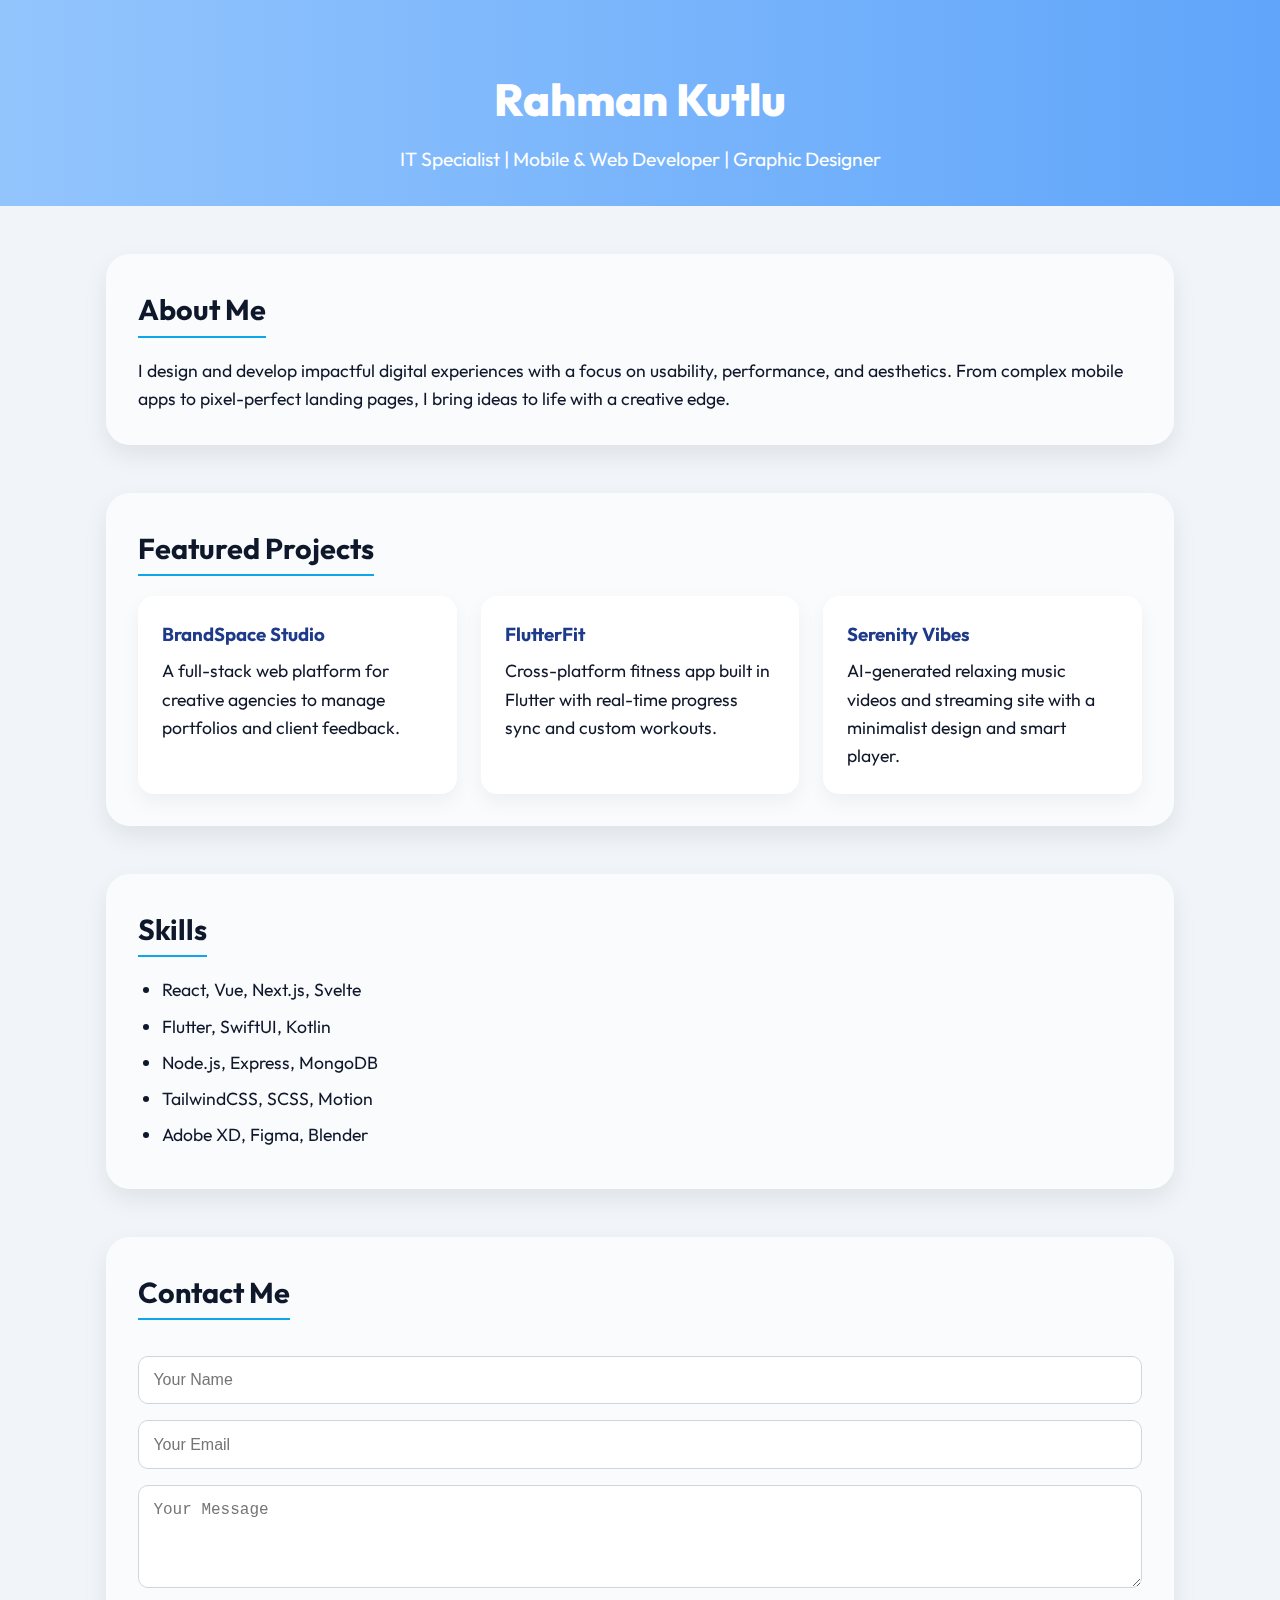
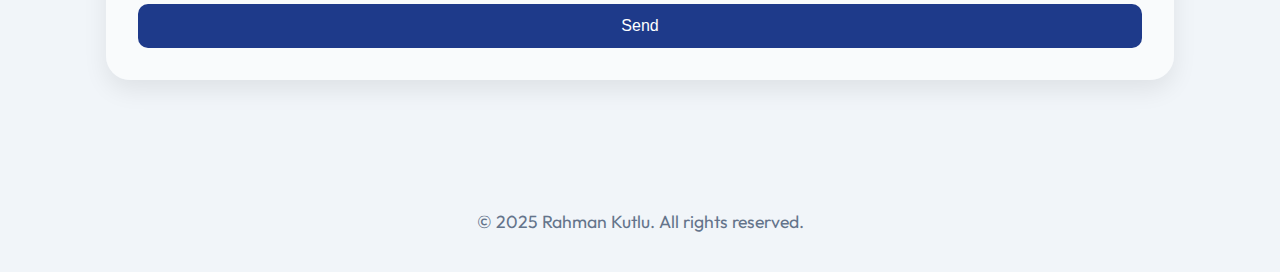
<file: SignaturePortfolio/index.html>
<!DOCTYPE html>
<html lang="en">
<head>
  <meta charset="UTF-8" />
  <meta name="viewport" content="width=device-width, initial-scale=1.0"/>
  <title>Rahman Kutlu | IT Specialist | Mobile & Web Developer | Graphic Designer</title>
  <link href="https://fonts.googleapis.com/css2?family=Outfit:wght@400;600;800&display=swap" rel="stylesheet" />
  <style>
    :root {
      --bg: #f1f5f9;
      --primary: #1e3a8a;
      --accent: #0ea5e9;
      --text: #0f172a;
      --glass: rgba(255, 255, 255, 0.55);
    }

    * {
      margin: 0;
      padding: 0;
      box-sizing: border-box;
    }

    html, body {
      font-family: 'Outfit', sans-serif;
      background-color: var(--bg);
      color: var(--text);
      line-height: 1.6;
    }

    header {
      text-align: center;
      padding: 4rem 2rem 2rem;
      background: linear-gradient(to right, #93c5fd, #60a5fa);
      color: white;
    }

    header h1 {
      font-size: 2.8rem;
      font-weight: 800;
    }

    header p {
      font-size: 1.2rem;
      margin-top: .5rem;
    }

    main {
      max-width: 1100px;
      margin: 2rem auto;
      padding: 1rem;
    }

    .section {
      margin-bottom: 3rem;
      padding: 2rem;
      background: var(--glass);
      backdrop-filter: blur(12px);
      border-radius: 1.5rem;
      box-shadow: 0 10px 25px rgba(0,0,0,0.08);
      transition: transform 0.3s ease;
    }

    .section:hover {
      transform: scale(1.02);
    }

    h2 {
      font-size: 1.8rem;
      margin-bottom: 1.2rem;
      border-bottom: 2px solid var(--accent);
      display: inline-block;
      padding-bottom: 0.2rem;
    }

    p, li {
      font-size: 1.1rem;
    }

    ul {
      padding-left: 1.5rem;
    }

    .projects {
      display: grid;
      grid-template-columns: repeat(auto-fit, minmax(280px, 1fr));
      gap: 1.5rem;
    }

    .card {
      background: white;
      border-radius: 1rem;
      padding: 1.5rem;
      box-shadow: 0 8px 20px rgba(0,0,0,0.05);
      transition: all .3s ease;
    }

    .card:hover {
      transform: translateY(-4px);
      box-shadow: 0 15px 25px rgba(0,0,0,0.1);
    }

    .card h3 {
      color: var(--primary);
      margin-bottom: .5rem;
    }

    .skills li {
      margin-bottom: .5rem;
    }

    form {
      display: grid;
      gap: 1rem;
      margin-top: 1rem;
    }

    input, textarea {
      padding: .9rem;
      font-size: 1rem;
      border: 1px solid #d1d5db;
      border-radius: 10px;
    }

    button {
      padding: .8rem 1.5rem;
      font-size: 1rem;
      background: var(--primary);
      color: white;
      border: none;
      border-radius: 10px;
      cursor: pointer;
      transition: background .3s ease;
    }

    button:hover {
      background: var(--accent);
    }

    footer {
      text-align: center;
      padding: 2rem 0;
      font-size: .9rem;
      color: #64748b;
    }

    @media(max-width: 640px) {
      header h1 {
        font-size: 2rem;
      }
    }
  </style>
</head>
<body>

  <header>
    <h1>Rahman Kutlu</h1>
    <p>IT Specialist | Mobile & Web Developer | Graphic Designer</p>
  </header>

  <main>

    <section class="section">
      <h2>About Me</h2>
      <p>
        I design and develop impactful digital experiences with a focus on usability, performance, and aesthetics. From complex mobile apps to pixel-perfect landing pages, I bring ideas to life with a creative edge.
      </p>
    </section>

    <section class="section">
      <h2>Featured Projects</h2>
      <div class="projects">
        <div class="card">
          <h3>BrandSpace Studio</h3>
          <p>A full-stack web platform for creative agencies to manage portfolios and client feedback.</p>
        </div>
        <div class="card">
          <h3>FlutterFit</h3>
          <p>Cross-platform fitness app built in Flutter with real-time progress sync and custom workouts.</p>
        </div>
        <div class="card">
          <h3>Serenity Vibes</h3>
          <p>AI-generated relaxing music videos and streaming site with a minimalist design and smart player.</p>
        </div>
      </div>
    </section>

    <section class="section">
      <h2>Skills</h2>
      <ul class="skills">
        <li>React, Vue, Next.js, Svelte</li>
        <li>Flutter, SwiftUI, Kotlin</li>
        <li>Node.js, Express, MongoDB</li>
        <li>TailwindCSS, SCSS, Motion</li>
        <li>Adobe XD, Figma, Blender</li>
      </ul>
    </section>

    <section class="section">
      <h2>Contact Me</h2>
      <form onsubmit="submitForm(event)">
        <input type="text" placeholder="Your Name" required />
        <input type="email" placeholder="Your Email" required />
        <textarea rows="4" placeholder="Your Message" required></textarea>
        <button type="submit">Send</button>
      </form>
    </section>

  </main>

  <footer>
    <p>© 2025 Rahman Kutlu. All rights reserved.</p>
  </footer>

  <script>
    function submitForm(e) {
      e.preventDefault();
      alert("Thanks for reaching out! I'll be in touch shortly.");
      e.target.reset();
    }
  </script>

</body>
</html>
</file>
<file: CreativeDesignerPortfolio/style.css>
/* Reset */
* {
  margin: 0;
  padding: 0;
  box-sizing: border-box;
}

body {
  font-family: 'Poppins', sans-serif;
  background: #f0f3f7;
  color: #222;
  line-height: 1.5;
}

/* Container */
.container {
  max-width: 960px;
  margin: 0 auto;
  padding: 1rem 1.2rem;
}

/* Header */
.header {
  background: linear-gradient(135deg, #6a11cb, #2575fc);
  color: white;
  text-align: center;
  padding: 4rem 1rem;
}

.header h1 {
  font-weight: 600;
  font-size: 3rem;
  margin-bottom: 0.3rem;
}

.header p {
  font-weight: 300;
  font-size: 1.25rem;
  letter-spacing: 1.2px;
}

/* Navigation */
.nav {
  background: white;
  box-shadow: 0 4px 8px rgba(0,0,0,0.07);
  position: sticky;
  top: 0;
  z-index: 100;
}

.nav ul {
  display: flex;
  justify-content: center;
  list-style: none;
  padding: 1rem 0;
}

.nav ul li {
  margin: 0 2rem;
}

.nav ul li a {
  text-decoration: none;
  font-weight: 600;
  color: #2575fc;
  transition: color 0.3s ease;
}

.nav ul li a:hover {
  color: #6a11cb;
}

/* Section Titles */
.section h2 {
  font-size: 2.4rem;
  color: #2575fc;
  margin-bottom: 2rem;
  text-align: center;
}

/* Portfolio Grid */
.portfolio-grid {
  display: grid;
  grid-template-columns: repeat(auto-fit, minmax(280px, 1fr));
  gap: 1.8rem;
}

.portfolio-item {
  position: relative;
  height: 220px;
  border-radius: 16px;
  overflow: hidden;
  cursor: pointer;
  box-shadow: 0 8px 20px rgba(0,0,0,0.12);
  background-size: cover;
  background-position: center;
  transition: transform 0.3s ease;
}

.portfolio-item:hover {
  transform: scale(1.05);
}

.overlay {
  position: absolute;
  bottom: 0;
  background: linear-gradient(transparent, rgba(37, 117, 252, 0.85));
  color: white;
  width: 100%;
  padding: 1rem;
  border-radius: 0 0 16px 16px;
}

.overlay h3 {
  margin-bottom: 0.3rem;
  font-weight: 600;
  font-size: 1.2rem;
}

.overlay p {
  font-weight: 300;
  font-size: 0.9rem;
}

/* Skills List */
.skills-list {
  max-width: 700px;
  margin: 0 auto;
  list-style: none;
  display: flex;
  flex-wrap: wrap;
  justify-content: center;
  gap: 1rem;
}

.skills-list li {
  background: #2575fc;
  color: white;
  padding: 0.8rem 1.5rem;
  border-radius: 25px;
  font-weight: 600;
  box-shadow: 0 5px 15px rgba(37, 117, 252, 0.35);
  user-select: none;
}

/* Testimonials */
.testimonials-section {
  background: white;
  padding: 3rem 1rem;
  border-radius: 12px;
  box-shadow: 0 5px 20px rgba(0,0,0,0.05);
  max-width: 800px;
  margin: 0 auto 3rem;
}

.testimonial-cards blockquote {
  font-style: italic;
  font-weight: 300;
  color: #444;
  margin-bottom: 2rem;
  position: relative;
  padding-left: 1.2rem;
  border-left: 4px solid #2575fc;
}

.testimonial-cards cite {
  display: block;
  text-align: right;
  color: #2575fc;
  font-weight: 600;
  font-size: 0.9rem;
}

/* Contact Form */
form {
  max-width: 600px;
  margin: 0 auto;
  display: flex;
  flex-direction: column;
}

form input,
form textarea {
  padding: 1rem;
  margin-bottom: 1.2rem;
  border-radius: 12px;
  border: 1.5px solid #ccc;
  font-size: 1rem;
  font-family: 'Poppins', sans-serif;
  transition: border-color 0.3s ease;
}

form input:focus,
form textarea:focus {
  outline: none;
  border-color: #2575fc;
  box-shadow: 0 0 10px rgba(37, 117, 252, 0.4);
}

form textarea {
  resize: vertical;
  min-height: 140px;
}

form button {
  background: #2575fc;
  color: white;
  font-weight: 700;
  padding: 1rem;
  border: none;
  border-radius: 40px;
  cursor: pointer;
  font-size: 1.2rem;
  transition: background 0.3s ease;
  box-shadow: 0 6px 15px rgba(37, 117, 252, 0.6);
}

form button:hover {
  background: #185ecf;
  box-shadow: 0 8px 18px rgba(24, 94, 207, 0.8);
}

/* Footer */
footer {
  text-align: center;
  padding: 1.5rem 0;
  color: #666;
  font-size: 0.9rem;
  user-select: none;
}

/* Responsive */
@media (max-width: 768px) {
  .nav ul {
    flex-direction: column;
    align-items: center;
  }

  .nav ul li {
    margin: 0.8rem 0;
  }

  .portfolio-grid {
    grid-template-columns: 1fr;
  }

  .skills-list {
    flex-direction: column;
    gap: 0.8rem;
  }
}
</file>
